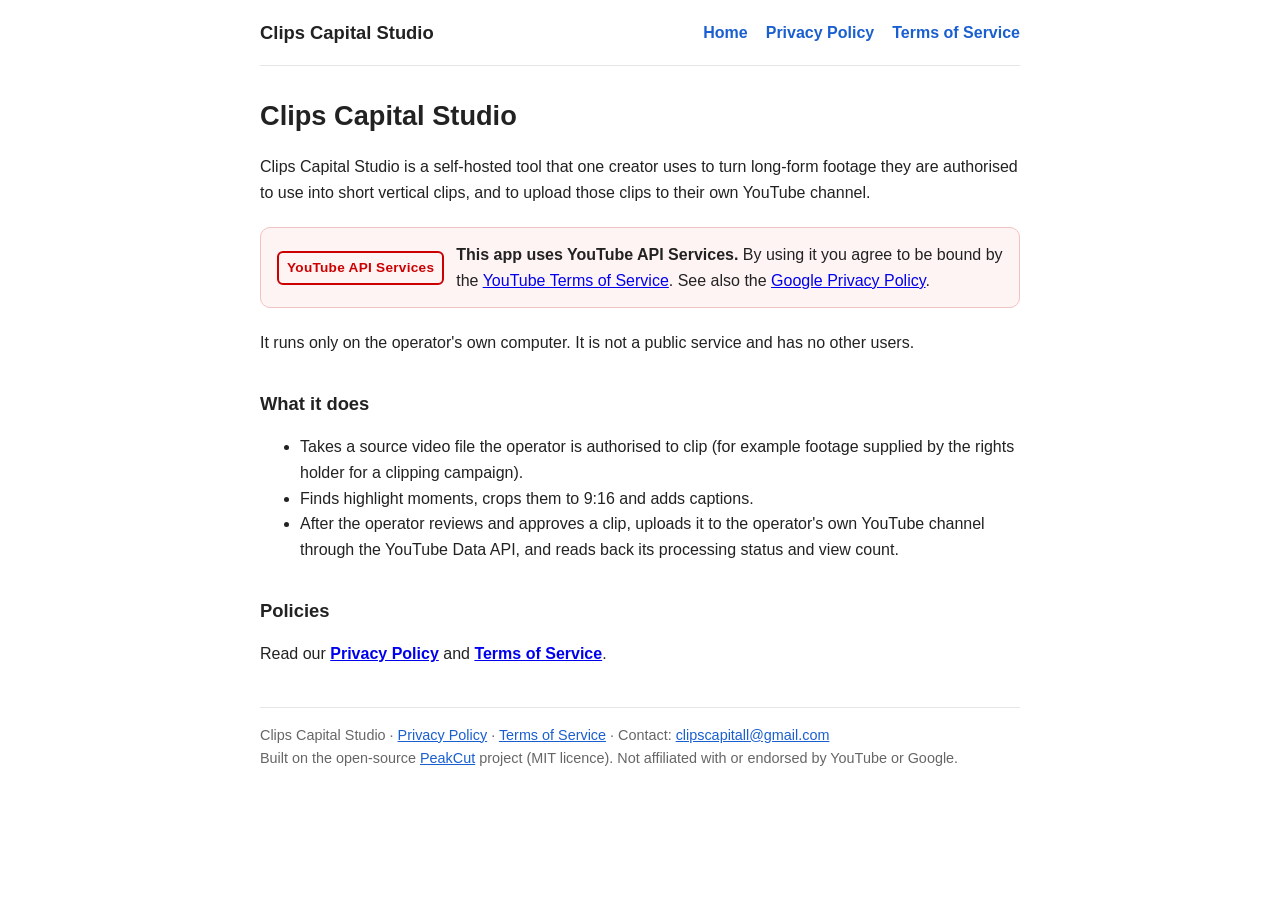
<file: index.html>
<!doctype html>
<html lang="en"><head><meta charset="utf-8"><meta name="viewport" content="width=device-width,initial-scale=1">
<title>Clips Capital Studio</title><link rel="stylesheet" href="style.css"></head>
<body>
<header><a class="brand" href="./">Clips Capital Studio</a><nav><a href="./">Home</a><a href="privacy.html">Privacy Policy</a><a href="terms.html">Terms of Service</a></nav></header>
<h1>Clips Capital Studio</h1>
<p>Clips Capital Studio is a self-hosted tool that one creator uses to turn long-form footage they are authorised to use into short vertical clips, and to upload those clips to their own YouTube channel.</p>
<div class="yt"><span class="ytlabel">YouTube API Services</span><div><b>This app uses YouTube API Services.</b> By using it you agree to be bound by the <a href="https://www.youtube.com/t/terms">YouTube Terms of Service</a>. See also the <a href="https://policies.google.com/privacy">Google Privacy Policy</a>.</div></div>
<p>It runs only on the operator's own computer. It is not a public service and has no other users.</p>
<h2>What it does</h2>
<ul>
<li>Takes a source video file the operator is authorised to clip (for example footage supplied by the rights holder for a clipping campaign).</li>
<li>Finds highlight moments, crops them to 9:16 and adds captions.</li>
<li>After the operator reviews and approves a clip, uploads it to the operator's own YouTube channel through the YouTube Data API, and reads back its processing status and view count.</li>
</ul>
<h2>Policies</h2>
<p>Read our <a href="privacy.html"><b>Privacy Policy</b></a> and <a href="terms.html"><b>Terms of Service</b></a>.</p>
<footer>Clips Capital Studio · <a href="privacy.html">Privacy Policy</a> · <a href="terms.html">Terms of Service</a> · Contact: <a href="mailto:clipscapitall@gmail.com">clipscapitall@gmail.com</a><br>Built on the open-source <a href="https://github.com/haziqahmedqasmi/peakcut">PeakCut</a> project (MIT licence). Not affiliated with or endorsed by YouTube or Google.</footer>
</body></html>
</file>
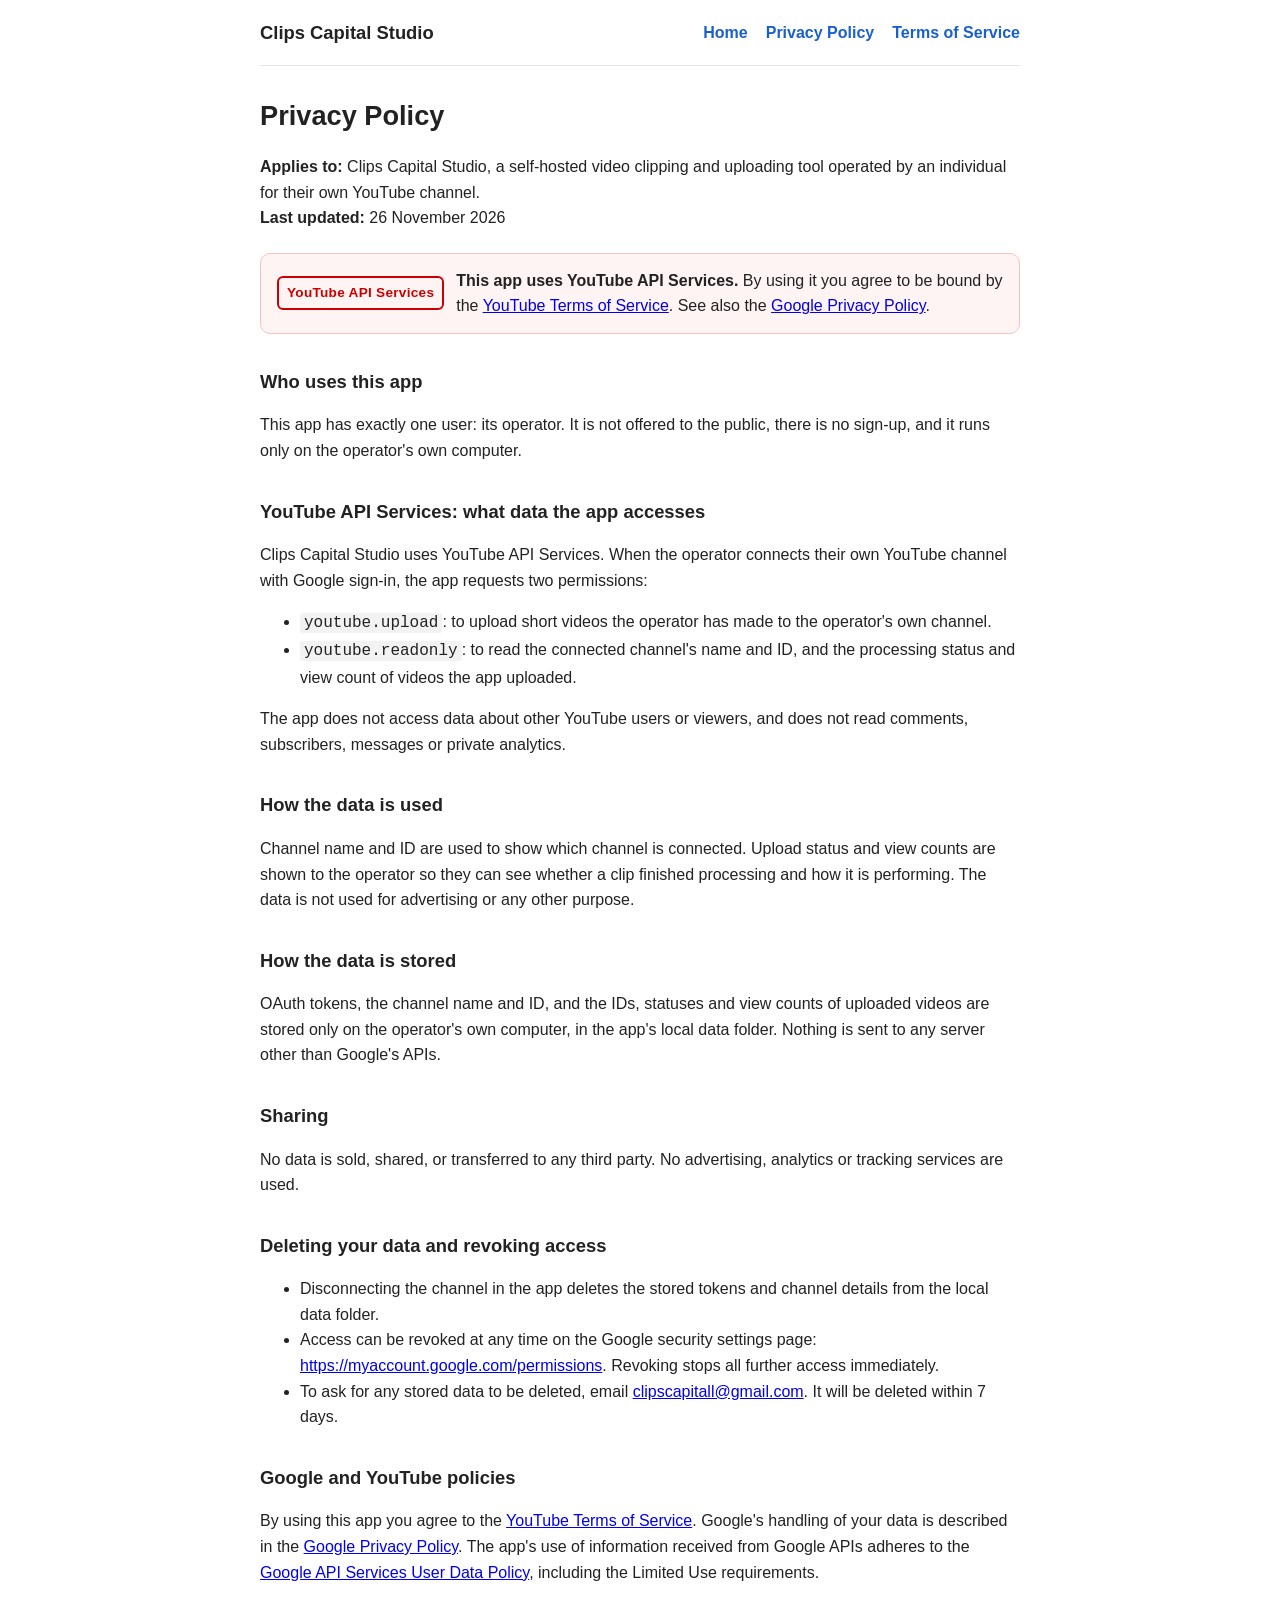
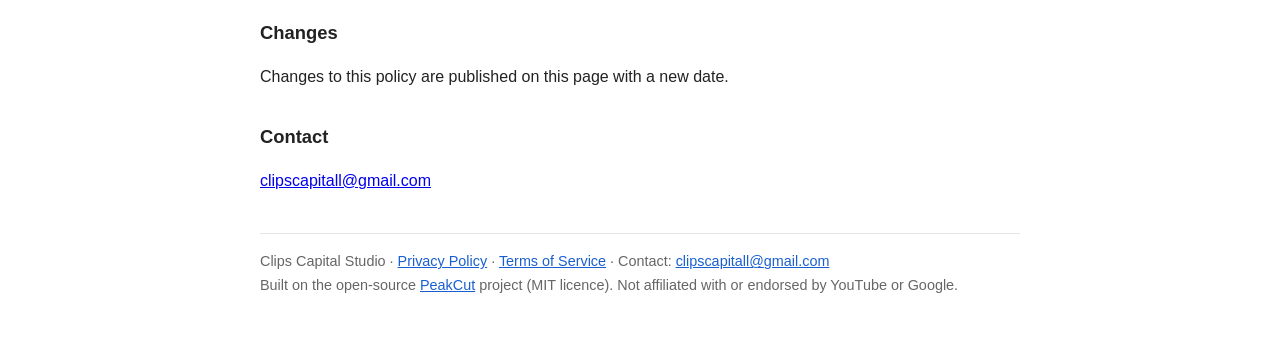
<file: privacy.html>
<!doctype html>
<html lang="en"><head><meta charset="utf-8"><meta name="viewport" content="width=device-width,initial-scale=1">
<title>Clips Capital Studio – Privacy Policy</title><link rel="stylesheet" href="style.css"></head>
<body>
<header><a class="brand" href="./">Clips Capital Studio</a><nav><a href="./">Home</a><a href="privacy.html">Privacy Policy</a><a href="terms.html">Terms of Service</a></nav></header>
<h1>Privacy Policy</h1>
<p><b>Applies to:</b> Clips Capital Studio, a self-hosted video clipping and uploading tool operated by an individual for their own YouTube channel.<br><b>Last updated:</b> 26 November 2026</p>
<div class="yt"><span class="ytlabel">YouTube API Services</span><div><b>This app uses YouTube API Services.</b> By using it you agree to be bound by the <a href="https://www.youtube.com/t/terms">YouTube Terms of Service</a>. See also the <a href="https://policies.google.com/privacy">Google Privacy Policy</a>.</div></div>
<h2>Who uses this app</h2>
<p>This app has exactly one user: its operator. It is not offered to the public, there is no sign-up, and it runs only on the operator's own computer.</p>
<h2>YouTube API Services: what data the app accesses</h2>
<p>Clips Capital Studio uses YouTube API Services. When the operator connects their own YouTube channel with Google sign-in, the app requests two permissions:</p>
<ul>
<li><code>youtube.upload</code>: to upload short videos the operator has made to the operator's own channel.</li>
<li><code>youtube.readonly</code>: to read the connected channel's name and ID, and the processing status and view count of videos the app uploaded.</li>
</ul>
<p>The app does not access data about other YouTube users or viewers, and does not read comments, subscribers, messages or private analytics.</p>
<h2>How the data is used</h2>
<p>Channel name and ID are used to show which channel is connected. Upload status and view counts are shown to the operator so they can see whether a clip finished processing and how it is performing. The data is not used for advertising or any other purpose.</p>
<h2>How the data is stored</h2>
<p>OAuth tokens, the channel name and ID, and the IDs, statuses and view counts of uploaded videos are stored only on the operator's own computer, in the app's local data folder. Nothing is sent to any server other than Google's APIs.</p>
<h2>Sharing</h2>
<p>No data is sold, shared, or transferred to any third party. No advertising, analytics or tracking services are used.</p>
<h2>Deleting your data and revoking access</h2>
<ul>
<li>Disconnecting the channel in the app deletes the stored tokens and channel details from the local data folder.</li>
<li>Access can be revoked at any time on the Google security settings page: <a href="https://myaccount.google.com/permissions">https://myaccount.google.com/permissions</a>. Revoking stops all further access immediately.</li>
<li>To ask for any stored data to be deleted, email <a href="mailto:clipscapitall@gmail.com">clipscapitall@gmail.com</a>. It will be deleted within 7 days.</li>
</ul>
<h2>Google and YouTube policies</h2>
<p>By using this app you agree to the <a href="https://www.youtube.com/t/terms">YouTube Terms of Service</a>. Google's handling of your data is described in the <a href="https://policies.google.com/privacy">Google Privacy Policy</a>. The app's use of information received from Google APIs adheres to the <a href="https://developers.google.com/terms/api-services-user-data-policy">Google API Services User Data Policy</a>, including the Limited Use requirements.</p>
<h2>Changes</h2>
<p>Changes to this policy are published on this page with a new date.</p>
<h2>Contact</h2>
<p><a href="mailto:clipscapitall@gmail.com">clipscapitall@gmail.com</a></p>
<footer>Clips Capital Studio · <a href="privacy.html">Privacy Policy</a> · <a href="terms.html">Terms of Service</a> · Contact: <a href="mailto:clipscapitall@gmail.com">clipscapitall@gmail.com</a><br>Built on the open-source <a href="https://github.com/haziqahmedqasmi/peakcut">PeakCut</a> project (MIT licence). Not affiliated with or endorsed by YouTube or Google.</footer>
</body></html>
</file>
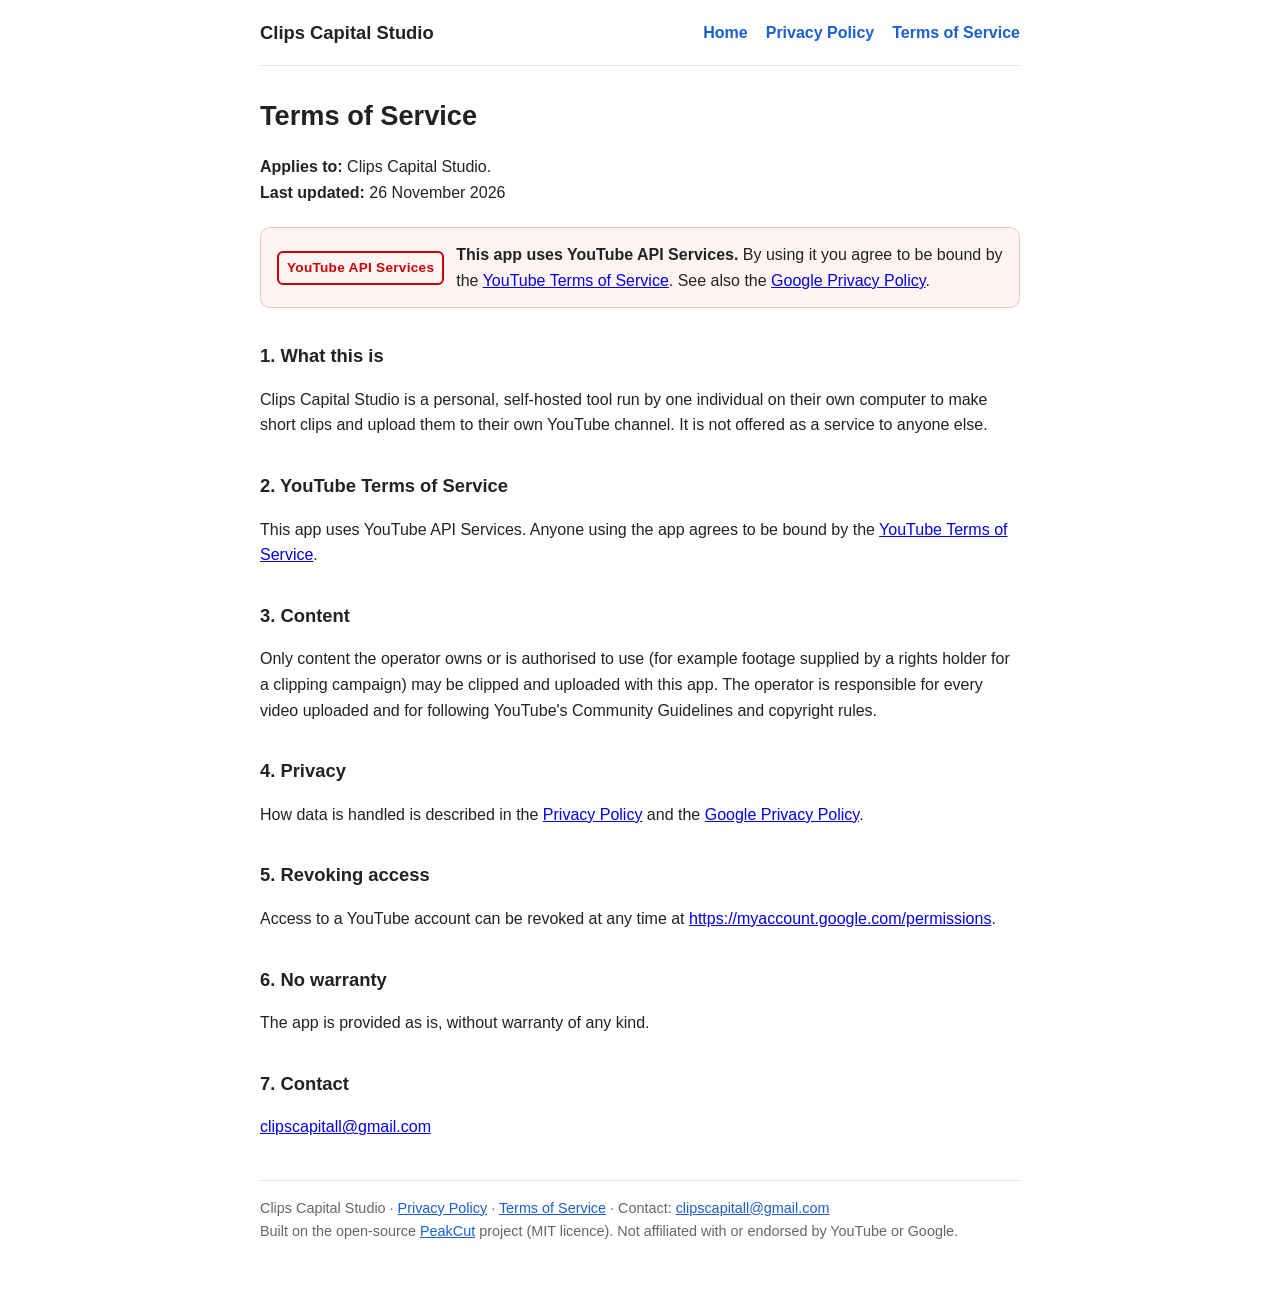
<file: terms.html>
<!doctype html>
<html lang="en"><head><meta charset="utf-8"><meta name="viewport" content="width=device-width,initial-scale=1">
<title>Clips Capital Studio – Terms of Service</title><link rel="stylesheet" href="style.css"></head>
<body>
<header><a class="brand" href="./">Clips Capital Studio</a><nav><a href="./">Home</a><a href="privacy.html">Privacy Policy</a><a href="terms.html">Terms of Service</a></nav></header>
<h1>Terms of Service</h1>
<p><b>Applies to:</b> Clips Capital Studio.<br><b>Last updated:</b> 26 November 2026</p>
<div class="yt"><span class="ytlabel">YouTube API Services</span><div><b>This app uses YouTube API Services.</b> By using it you agree to be bound by the <a href="https://www.youtube.com/t/terms">YouTube Terms of Service</a>. See also the <a href="https://policies.google.com/privacy">Google Privacy Policy</a>.</div></div>
<h2>1. What this is</h2>
<p>Clips Capital Studio is a personal, self-hosted tool run by one individual on their own computer to make short clips and upload them to their own YouTube channel. It is not offered as a service to anyone else.</p>
<h2>2. YouTube Terms of Service</h2>
<p>This app uses YouTube API Services. Anyone using the app agrees to be bound by the <a href="https://www.youtube.com/t/terms">YouTube Terms of Service</a>.</p>
<h2>3. Content</h2>
<p>Only content the operator owns or is authorised to use (for example footage supplied by a rights holder for a clipping campaign) may be clipped and uploaded with this app. The operator is responsible for every video uploaded and for following YouTube's Community Guidelines and copyright rules.</p>
<h2>4. Privacy</h2>
<p>How data is handled is described in the <a href="privacy.html">Privacy Policy</a> and the <a href="https://policies.google.com/privacy">Google Privacy Policy</a>.</p>
<h2>5. Revoking access</h2>
<p>Access to a YouTube account can be revoked at any time at <a href="https://myaccount.google.com/permissions">https://myaccount.google.com/permissions</a>.</p>
<h2>6. No warranty</h2>
<p>The app is provided as is, without warranty of any kind.</p>
<h2>7. Contact</h2>
<p><a href="mailto:clipscapitall@gmail.com">clipscapitall@gmail.com</a></p>
<footer>Clips Capital Studio · <a href="privacy.html">Privacy Policy</a> · <a href="terms.html">Terms of Service</a> · Contact: <a href="mailto:clipscapitall@gmail.com">clipscapitall@gmail.com</a><br>Built on the open-source <a href="https://github.com/haziqahmedqasmi/peakcut">PeakCut</a> project (MIT licence). Not affiliated with or endorsed by YouTube or Google.</footer>
</body></html>
</file>
<file: style.css>
body{font:16px/1.6 -apple-system,Segoe UI,Roboto,sans-serif;max-width:760px;margin:0 auto;padding:0 20px 60px;color:#222}
header{display:flex;justify-content:space-between;align-items:center;padding:18px 0;border-bottom:1px solid #e5e5e5;margin-bottom:28px;flex-wrap:wrap;gap:10px}
header .brand{font-weight:700;font-size:1.15em;color:#222;text-decoration:none}
header nav a{margin-left:18px;color:#1a5fd0;text-decoration:none;font-weight:600}
.yt{display:flex;align-items:center;gap:12px;background:#fff4f4;border:1px solid #f3c2c2;border-radius:10px;padding:14px 16px;margin:22px 0}
.ytlabel{flex:none;font-weight:800;color:#c00;border:2px solid #c00;border-radius:6px;padding:4px 8px;font-size:.85em;letter-spacing:.02em}
h1{font-size:1.7em;margin:.2em 0 .4em}h2{font-size:1.15em;margin-top:1.8em}
code{background:#f2f2f2;padding:1px 4px;border-radius:3px}
footer{margin-top:40px;padding-top:16px;border-top:1px solid #e5e5e5;font-size:.9em;color:#666}
footer a{color:#1a5fd0}
</file>
